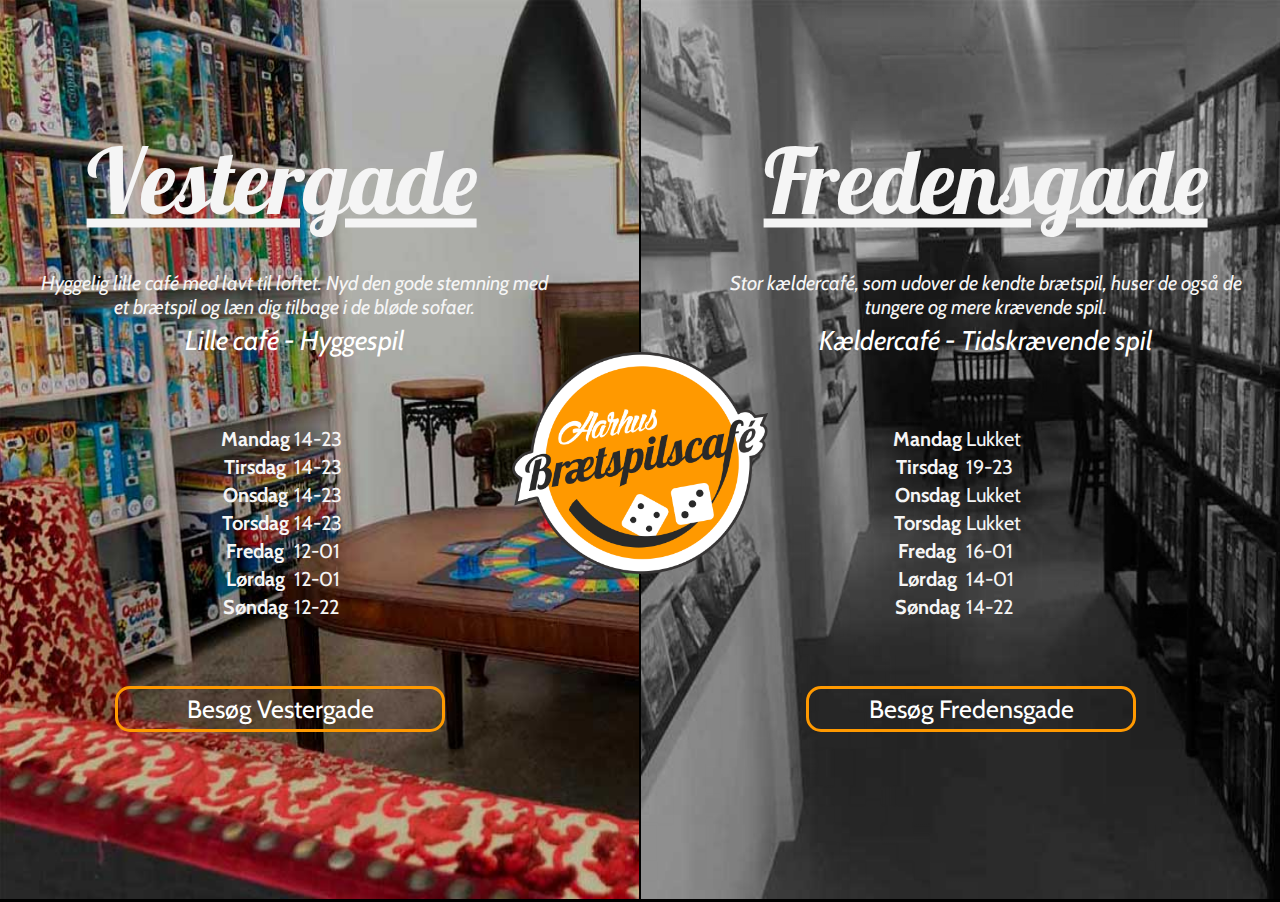
<file: index.html>
<!DOCTYPE html>
<html lang="da">

<head>
    <meta charset="utf-8">
    <meta name="viewport" content="width=device-width, initial-scale=1.0">
    <title>Aarhus Brætspilscafé - Et sted for hygge og spil </title>
    <meta name="description" content="Er du vild med brætspil? Så besøg Aarhus Brætspilscafé, vi tilbyder mere end 400 brætspil i hyggelige omgivelser, i vores to caféer på Fredensgade og Vestergade i hjertet af Aarhus.">
   <meta name="keywords" content="Aarhus, Brætspil, café, hygge, spil, venner, vestergade, fredensgade, games, snacks, mad, kaffe, øl, centrum">
    <link rel="stylesheet" href="css/styles.css">
    <link href="https://fonts.googleapis.com/css?family=Cabin" rel="stylesheet">
    <link href="https://fonts.googleapis.com/css?family=Lobster" rel="stylesheet">
    <link rel="shortcut icon" type="image/png" href="images/logo-orange.png">
</head>

<body>
    <div class="forside">
<!-- Vestergade -->
        <a href="vestergade.html"><img src="images/vestergade_forside.jpg" alt="vestergade" class="vestergade"></a>
        <a href="vestergade.html"><img src="images/vestergade_forside_web.jpg" alt="vestergade" class="vestergade-web"></a>

        <a href="vestergade.html" class="vester">Vestergade</a>
        <a href="vestergade.html" class="vesterp">
            Hyggelig lille café med lavt til loftet. Nyd den gode stemning med et brætspil og læn dig tilbage i de bløde sofaer. 
            <p class="words">Lille café - Hyggespil</p>
    </a>
        <a href="vestergade.html" class="b-vestergade"> Besøg Vestergade</a>
            <table class="abningstider-vestergade">
                <tr>
                    <th>Mandag</th>
                    <td>14-23</td>
                </tr>
                <tr>
                    <th>Tirsdag</th>
                    <td>14-23</td>
                </tr>
                <tr>
                    <th>Onsdag</th>
                    <td>14-23</td>
                </tr>
                <tr>
                    <th>Torsdag</th>
                    <td>14-23</td>
                </tr>
                <tr>
                    <th>Fredag</th>
                    <td>12-01</td>
                </tr>
                <tr>
                    <th>Lørdag</th>
                    <td>12-01</td>
                </tr>
                <tr>
                    <th>Søndag</th>
                    <td>12-22</td>
                </tr>
            </table>
            
<!-- FREDENSGADE -->            
        <img src="images/logo-orange.png" alt="logo" class="logo-forside">

        <a href="fredensgade.html"><img src="images/fredensgade_forside.jpg" alt="fredensgade" class="fredensgade"></a>
        <a href="fredensgade.html"><img src="images/fredensgade_forside_web.jpg" alt="vestergade" class="fredensgade-web"></a>

        <a href="fredensgade.html" class="fredens">Fredensgade</a>

        <a href="fredensgade.html" class="fredensp">
            Stor kældercafé, som udover de kendte brætspil, huser de også de tungere og mere krævende spil.

            <p class="words">Kældercafé - Tidskrævende spil</p>
    </a>
        <a href="fredensgade.html" class="b-fredensgade">Besøg Fredensgade</a>

        <table class="abningstider-fredensgade">
            <tr>
                <th>Mandag</th>
                <td>Lukket</td>
            </tr>
            <tr>
                <th>Tirsdag</th>
                <td>19-23</td>
            </tr>
            <tr>
                <th>Onsdag</th>
                <td>Lukket</td>
            </tr>
            <tr>
                <th>Torsdag</th>
                <td>Lukket</td>
            </tr>
            <tr>
                <th>Fredag</th>
                <td>16-01</td>
            </tr>
            <tr>
                <th>Lørdag</th>
                <td>14-01</td>
            </tr>
            <tr>
                <th>Søndag</th>
                <td>14-22</td>
            </tr>
        </table>

    </div>

</body>

</html>
</file>
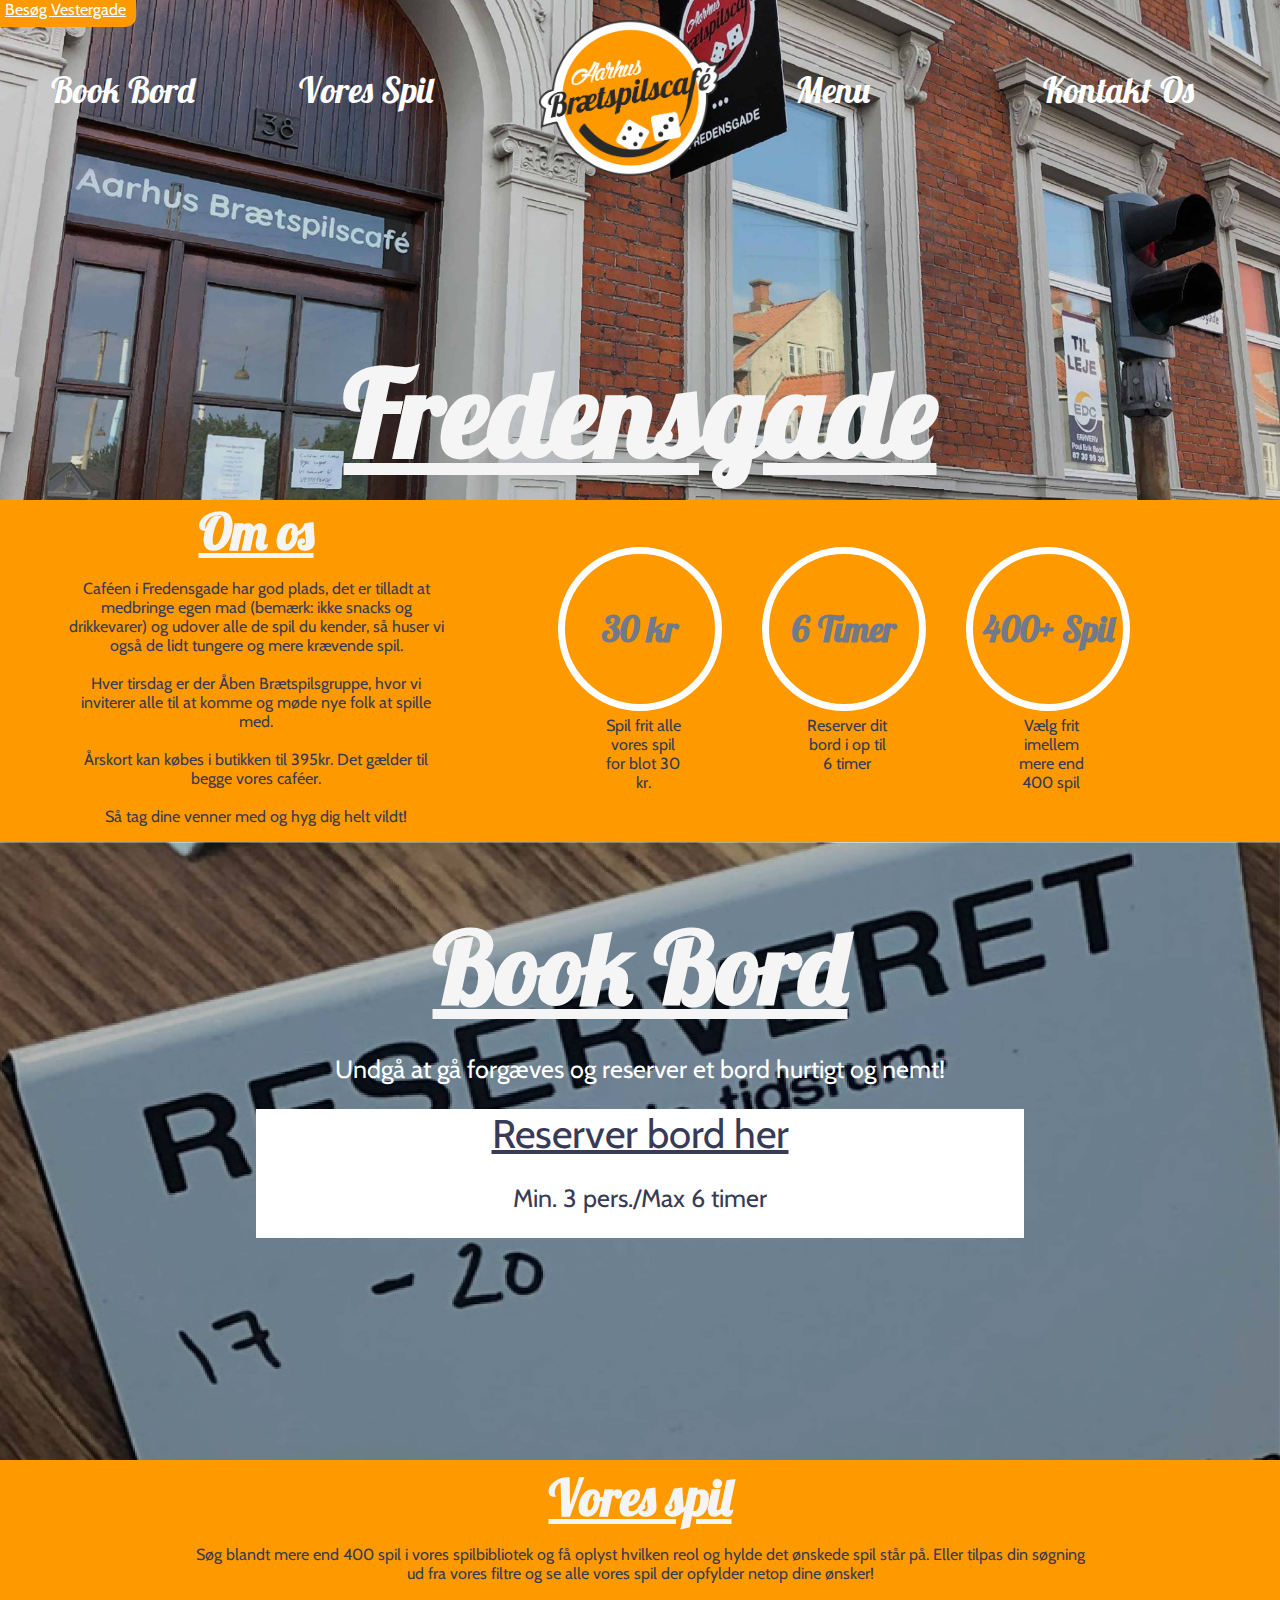
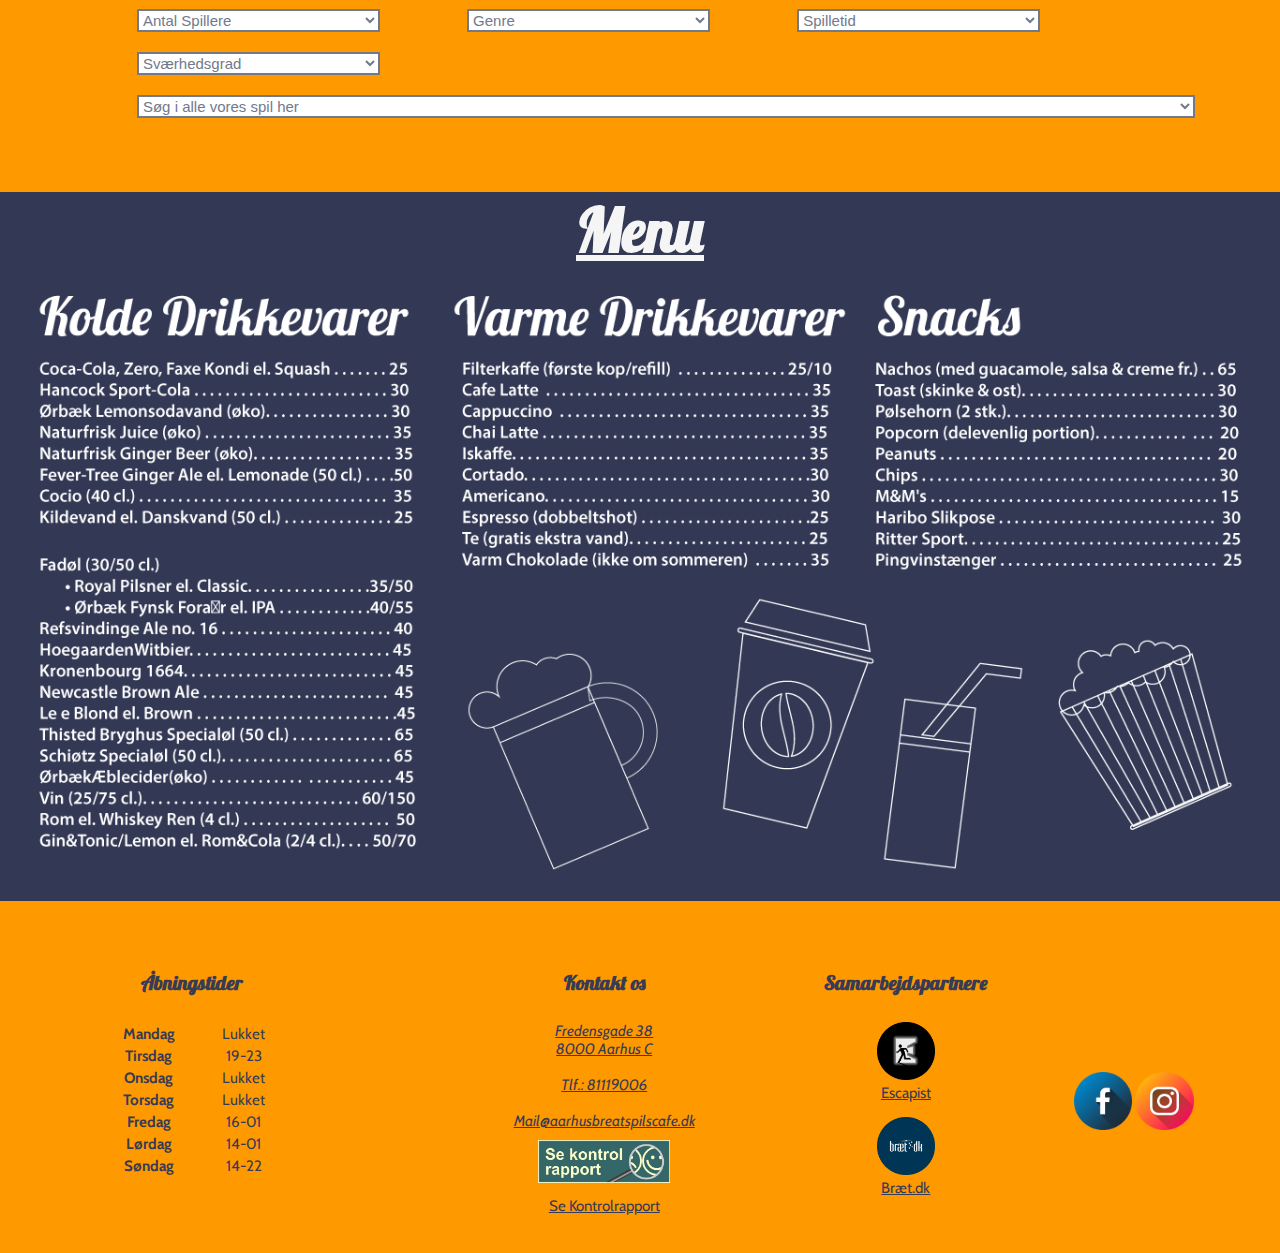
<file: fredensgade.html>
<!DOCTYPE html>
<html lang="da">

<head>
    <meta charset="utf-8">
    <meta name="viewport" content="width=device-width, initial-scale=1.0">
    <title>Aarhus Brætspilscafé - Fredensgade</title>
    <meta name="description" content="Besøg os i caféen på Fredensgade! Her har vi god plads og tid. Udover alle de spil du kender i forvejen, huser vi også de lidt tungere og mere krævende spil.">
    <meta name="keywords" content="Aarhus, Brætspil, café, hygge, spil, venner, vestergade, fredensgade, games, snacks, mad, kaffe, øl, centrum">
    <link rel="stylesheet" href="css/styles.css">
    <link href="https://fonts.googleapis.com/css?family=Cabin" rel="stylesheet">
    <link href="https://fonts.googleapis.com/css?family=Lobster" rel="stylesheet">
    <link rel="shortcut icon" type="image/png" href="images/logo-orange.png">
</head>

<body>
    <header class="header-fredensgade">

        <a href="vestergade.html" class="b-knap">Besøg Vestergade</a>

        <a href="index.html"><img src="images/logo-orange.png" alt="logo" class="logo-header"></a>

        <!-- NAVIGATIONSBAR -->
        <nav id="main-navigation" class="navigation">
            <ul>
                <li class="luk"><a href=""> X</a> </li>
                <li> <a href="#bookbord">Book Bord</a></li>
                <li><a href="#voresspil">Vores Spil</a></li>
                <li class="hide"><a href="index.html"><img src="images/logo-orange.png" alt="logo"></a></li>
                <li><a href="#menukort">Menu</a></li>
                <li><a href="#kontakt">Kontakt 
            Os</a></li>
            </ul>
        </nav>

        <a href="#main-navigation">
            <div class="burgermenu">
                <div class="bar"></div>
                <div class="bar"></div>
                <div class="bar"></div>
            </div>
        </a>
        <!-- Navigationsbar ende -->

        <h1 class="overskrift2">Fredensgade</h1>

    </header>


    <div class="fredensgade-styling">

        <section class="info">

            <div class="cirkel">
                <h4 class="fact">30 kr</h4>
                <p class="regler">Spil frit alle vores spil for blot 30 kr.</p>
            </div>


            <div class="cirkel">
                <h4 class="fact timer">6 Timer</h4>
                <p class="regler">Reserver dit bord i op til 6 timer</p>
            </div>

            <div class="cirkel">
                <h4 class="fact">400+ Spil</h4>
                <p class="regler">Vælg frit imellem mere end 400 spil</p>
            </div>

        </section>

        <section class="omos">
            <h2>Om os</h2>
            <p>Caféen i Fredensgade har god plads, det er tilladt at medbringe egen mad (bemærk: ikke snacks og drikkevarer) og udover alle de spil du kender, så huser vi også de lidt tungere og mere krævende spil. <br><br> Hver tirsdag er der Åben Brætspilsgruppe, hvor vi inviterer alle til at komme og møde nye folk at spille med. <br><br>Årskort kan købes i butikken til 395kr. Det gælder til begge vores caféer. <br><br>Så tag dine venner med og hyg dig helt vildt!</p>
        </section>

        <section class="bookbord">
            <img src="images/reserver-bord.jpg" alt="book bord" class="book">
            <div class="bord">
                <h2 id="bookbord">Book Bord</h2>
                <p class="book-beskrivelse">Undgå at gå forgæves og reserver et bord hurtigt og nemt!</p>

                <div class="reserver-knap">
                    <a href="https://book.easytablebooking.com/book/?id=68357&lang=da" class="knap">Reserver bord her</a> <br>
                    <p>Min. 3 pers./Max 6 timer</p>
                </div>
            </div>
        </section>

        <section class="vores-spil">
            <h2 id="voresspil"> Vores spil</h2>
            <p>Søg blandt mere end 400 spil i vores spilbibliotek og få oplyst hvilken reol og hylde det ønskede spil står på. Eller tilpas din søgning ud fra vores filtre og se alle vores spil der opfylder netop dine ønsker!</p>
        </section>

        <div class="spil-valg">
            <select class="spil"><option value="0">Antal Spillere</option>
            <option>2</option><option>3</option><option>4</option><option>5+</option></select>

            <select class="spil"><option value="1">Genre</option><option>Kortspil</option><option>Strategi</option><option>Quiz</option></select>

            <select class="spil"> <option value="2">Spilletid</option><option>30 min</option><option>30 min -60 min</option><option> 1 time</option>
            </select>

            <select class="spil"><option value="3">Sværhedsgrad</option><option>Nemt</option><option>Middel</option><option>Svært</option>
            </select>

            <select class="spil allespil">
        <option value="4">Søg i alle vores spil her</option><option>Agricola</option><option>Afrikas Stjerne</option>
 <option>Bezzerwizzer</option>
        <option>Hint</option><option>Klodsmajor</option>
     <option>Pandemic</option></select>
        </div>
        <h2 class="menuen" id="menukort">Menu</h2>
        <section class="menukort">
            <div class="kold">
                <h3>Kolde Drikkevarer</h3>
                <label for="toggle">&#43;</label>
                <input type="checkbox" id="toggle" />
                <div class="kolddrik">
                    <p><span class="titel">Sodavand<span class="pris">25 Kr.</span></span><br><span class="vare">
(Coca-Cola, Fanta, Faxe Kondi  mm.)</span></p>

                    <p><span class="titel">Naturfrisk Juice <span class="pris">30 Kr.</span></span><br>
                        <span class="vare">(Økologisk)</span></p>

                    <p><span class="titel">Ørbæk Æble cider <span class="pris">40 Kr.</span></span><br>
                        <span class="vare">(Økologisk)</span></p>

                    <p><span class="titel">Naturfrisk Ginger Beer <span class="pris">35 Kr.</span></span><br>
                        <span class="vare">(Økologisk)</span></p>

                    <p><span class="titel">Fever Tree <span class="pris">50 Kr.</span></span><br>
                        <span class="vare">(Ginger ale el. Lemonade)</span></p>

                    <p><span class="titel">Cocio <span class="pris">35 Kr.</span></span><br>

                        <p><span class="titel">Kildevand el. Danskvand <span class="pris">25 Kr.</span></span><br>
                            <span class="vare">(Økologisk)</span></p>

                        <p><span class="titel">Fadøl (30/50 cl.) <span class="pris">35/50 Kr.</span></span><br>
                            <span class="vare">Royal pilsner el. Classic</span></p>

                        <p><span class="titel">Special Fadøl (30/50 cl.) <span class="pris">40/55 Kr.</span></span><br>
                            <span class="vare">(Ørbæk Fynsk Forår el. IPA)</span>
                        </p>

                        <p><span class="titel">Refsvindinge no. 16 <span class="pris">40 Kr.</span></span><br>
                        </p>

                        <p><span class="titel">Kronenbourg 1664 <span class="pris">45 Kr.</span></span><br>
                        </p>

                        <p><span class="titel">Le e Blond el. Brown<span class="pris">45 Kr.</span></span><br></p>

                        <p><span class="titel">Thisted Bryghus Specialøl<span class="pris">45 Kr.</span></span><br><span class="vare">(50 cl.)</span></p>

                        <p><span class="titel">Vin (25/75 cl.)<span class="pris">60/150 Kr.</span></span><br></p>

                        <p><span class="titel">Rom eller Whiskey<span class="pris">50 Kr.</span></span><br><span class="vare">(4 cl.)</span></p>

                        <p><span class="titel">Thisted Bryghus Specialøl<span class="pris">45 Kr.</span></span><br><span class="vare">(50 cl.)</span></p>

                        <p><span class="titel">Sjus (2/4 cl.)<span class="pris">50/70 Kr.</span></span><br><span class="vare">(Gin Tonic/Lemon el. Rom og cola  )</span></p>




                </div>
            </div>
            <div class="varm">
                <h3>Varme Drikkevarer</h3>
                <label class="varm" for="toggle2">&#43;</label>
                <input type="checkbox" id="toggle2" />
                <div class="kolddrik">

                    <p><span class="titel">Filterkaffe 1.kop/Refill  <span class="pris">25/10 Kr.</span></span><br>
                    </p>

                    <p><span class="titel">Cafe Latte   <span class="pris">35 Kr.</span></span><br>
                    </p>

                    <p><span class="titel">Cappuccino<span class="pris">35 Kr.</span></span><br>

                        <p><span class="titel">Chai latte<span class="pris">35 Kr.</span></span><br>

                            <p><span class="titel">Iskaffe<span class="pris">35 Kr.</span></span><br>

                                <p><span class="titel">Cortado<span class="pris">30 Kr.</span></span><br>

                                    <p><span class="titel">Americano<span class="pris">30 Kr.</span></span><br>

                                        <p><span class="titel">Espresso<span class="pris">25 Kr.</span></span><br><span class="vare">(Dobbeltshot)</span></p>

                                        <p><span class="titel">Te<span class="pris">25 Kr.</span></span><br><span class="vare">(Gratis ekstra vand)</span></p>

                                        <p><span class="titel">Varm Chokolade<span class="pris">25 Kr.</span></span><br><span class="vare">(Ikke om sommeren)</span></p>

                </div>
            </div>



            <div class="snack">
                <h3>Snacks </h3>
                <label for="toggle3">&#43;</label>
                <input type="checkbox" id="toggle3" />
                <div class="kolddrik">

                    <p><span class="titel">Nachos<span class="pris">65 Kr.</span></span><br><span class="vare">(Med gucamole og creme fraiche )</span></p>

                    <p><span class="titel">Toast<span class="pris">30 Kr.</span></span><br><span class="vare">(Skinke og Ost)</span></p>

                    <p><span class="titel">Pølsehorn (2 stk)<span class="pris">30 Kr.</span></span><br></p>

                    <p><span class="titel">Popcorn<span class="pris">20 Kr.</span></span><br><span class="vare">(Delevenlig portion)</span></p>

                    <p><span class="titel">Peanuts<span class="pris">20 Kr.</span></span><br></p>

                    <p><span class="titel">Chips<span class="pris">30 Kr.</span></span><br></p>

                    <p><span class="titel">M&amp;M´s<span class="pris">15 Kr.</span></span><br></p>

                    <p><span class="titel">Haribo Slikpose<span class="pris">30 Kr.</span></span><br></p>

                    <p><span class="titel">Ritter sport<span class="pris">25 Kr.</span></span><br></p>

                    <p><span class="titel">Pingvinstænger<span class="pris">25 Kr.</span></span><br></p>

                </div>
            </div>
        </section>


        <picture>
            <source srcset="images/menupc.png" media="(min-width: 1024px)"><img src="images/menuipad.png" alt="menukort">
        </picture>

        <footer>
            <div class="abningstider">
                <h4>Åbningstider</h4>
                <table>
                    <tr>
                        <th>Mandag</th>
                        <td>Lukket</td>
                    </tr>
                    <tr>
                        <th>Tirsdag</th>
                        <td>19-23</td>
                    </tr>
                    <tr>
                        <th>Onsdag</th>
                        <td>Lukket</td>
                    </tr>
                    <tr>
                        <th>Torsdag</th>
                        <td>Lukket</td>
                    </tr>
                    <tr>
                        <th>Fredag</th>
                        <td>16-01</td>
                    </tr>
                    <tr>
                        <th>Lørdag</th>
                        <td>14-01</td>
                    </tr>
                    <tr>
                        <th>Søndag</th>
                        <td>14-22</td>
                    </tr>
                </table>
            </div>

            <section class="kontakt">
                <h4 id="kontakt">Kontakt os</h4>
                <address><a href="https://goo.gl/maps/gtbxtKywn7K2" target="_blank">Fredensgade 38<br> 8000 Aarhus C</a><br>
                    <br><a href="tel:+4581119006">Tlf.: 81119006</a>
                    <br><br><a href="mailto:Mail@aarhusbreatspilscafe.dk">Mail@aarhusbreatspilscafe.dk</a></address>
                <div class="kontrolrapport">
                    <a href="http://www.findsmiley.dk/734731" target="_blank"><img src="images/kontrol.jpg" alt="kontrolrapport" class="kontrol kontrolrapport"></a>
                    <br>
                    <a href="http://www.findsmiley.dk/734731" target="_blank">Se Kontrolrapport</a>
                </div>
            </section>

            <div class="partner">
                <h4>Samarbejdspartnere</h4>
                <figure>
                    <a href="https://www.escapist.dk/" target="_blank"><img src="images/escapist.png" alt="escapist"></a>
                    <figcaption><a href="https://www.escapist.dk/" target="_blank">Escapist</a></figcaption>
                </figure>
                <figure>
                    <a href="https://braet.dk/" target="_blank"><img src="images/bratdk.png" alt="brat.dk"></a>
                    <figcaption><a href="https://braet.dk/" target="_blank">Bræt.dk</a></figcaption>
                </figure>
            </div>

            <div class="socialmedia">
                <a href="https://www.facebook.com/AarhusBraetspilscafe/" target="_blank"><img src="images/facebook.png" alt="facebook" class="face"></a>

                <a href="https://www.instagram.com/aarhusbraetspilscafe/" target="_blank"><img src="images/instagram.png" alt="instagram" class="insta"></a>
            </div>
        </footer>
    </div>
</body>

</html>
</file>
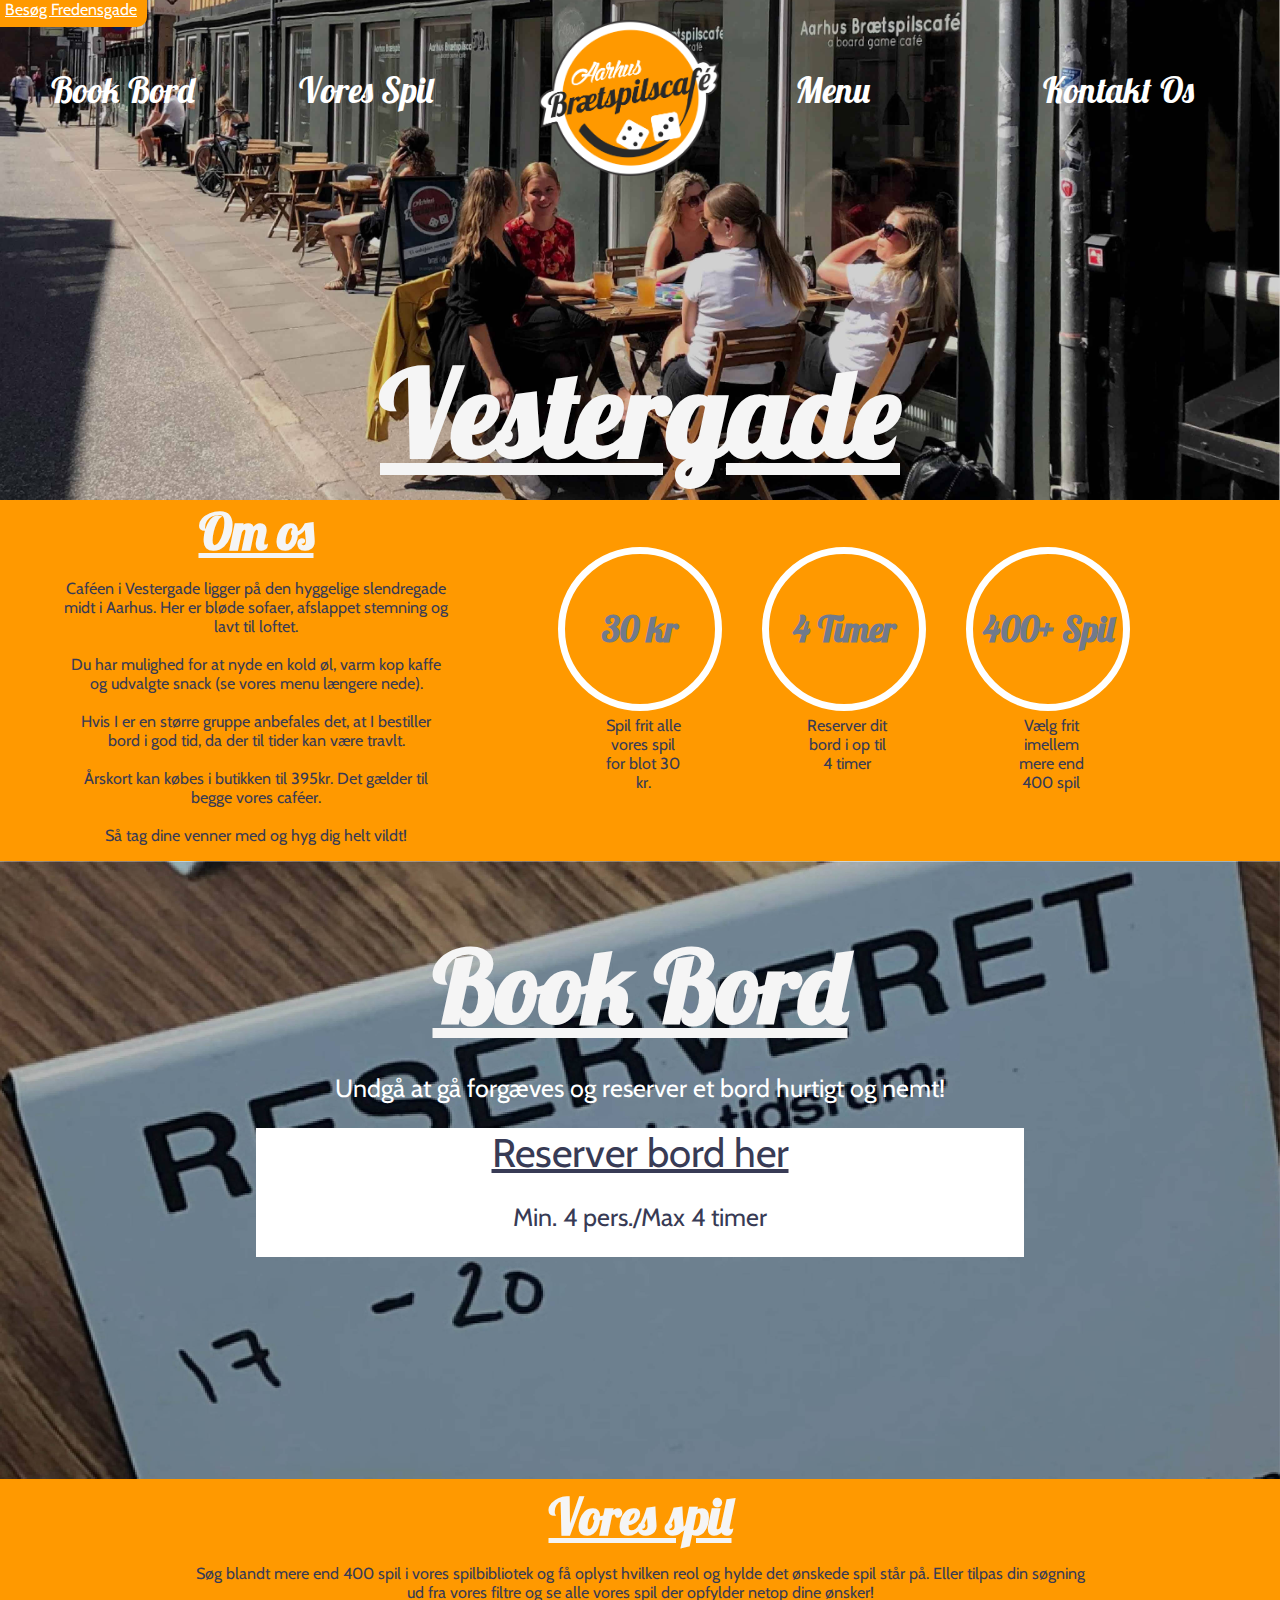
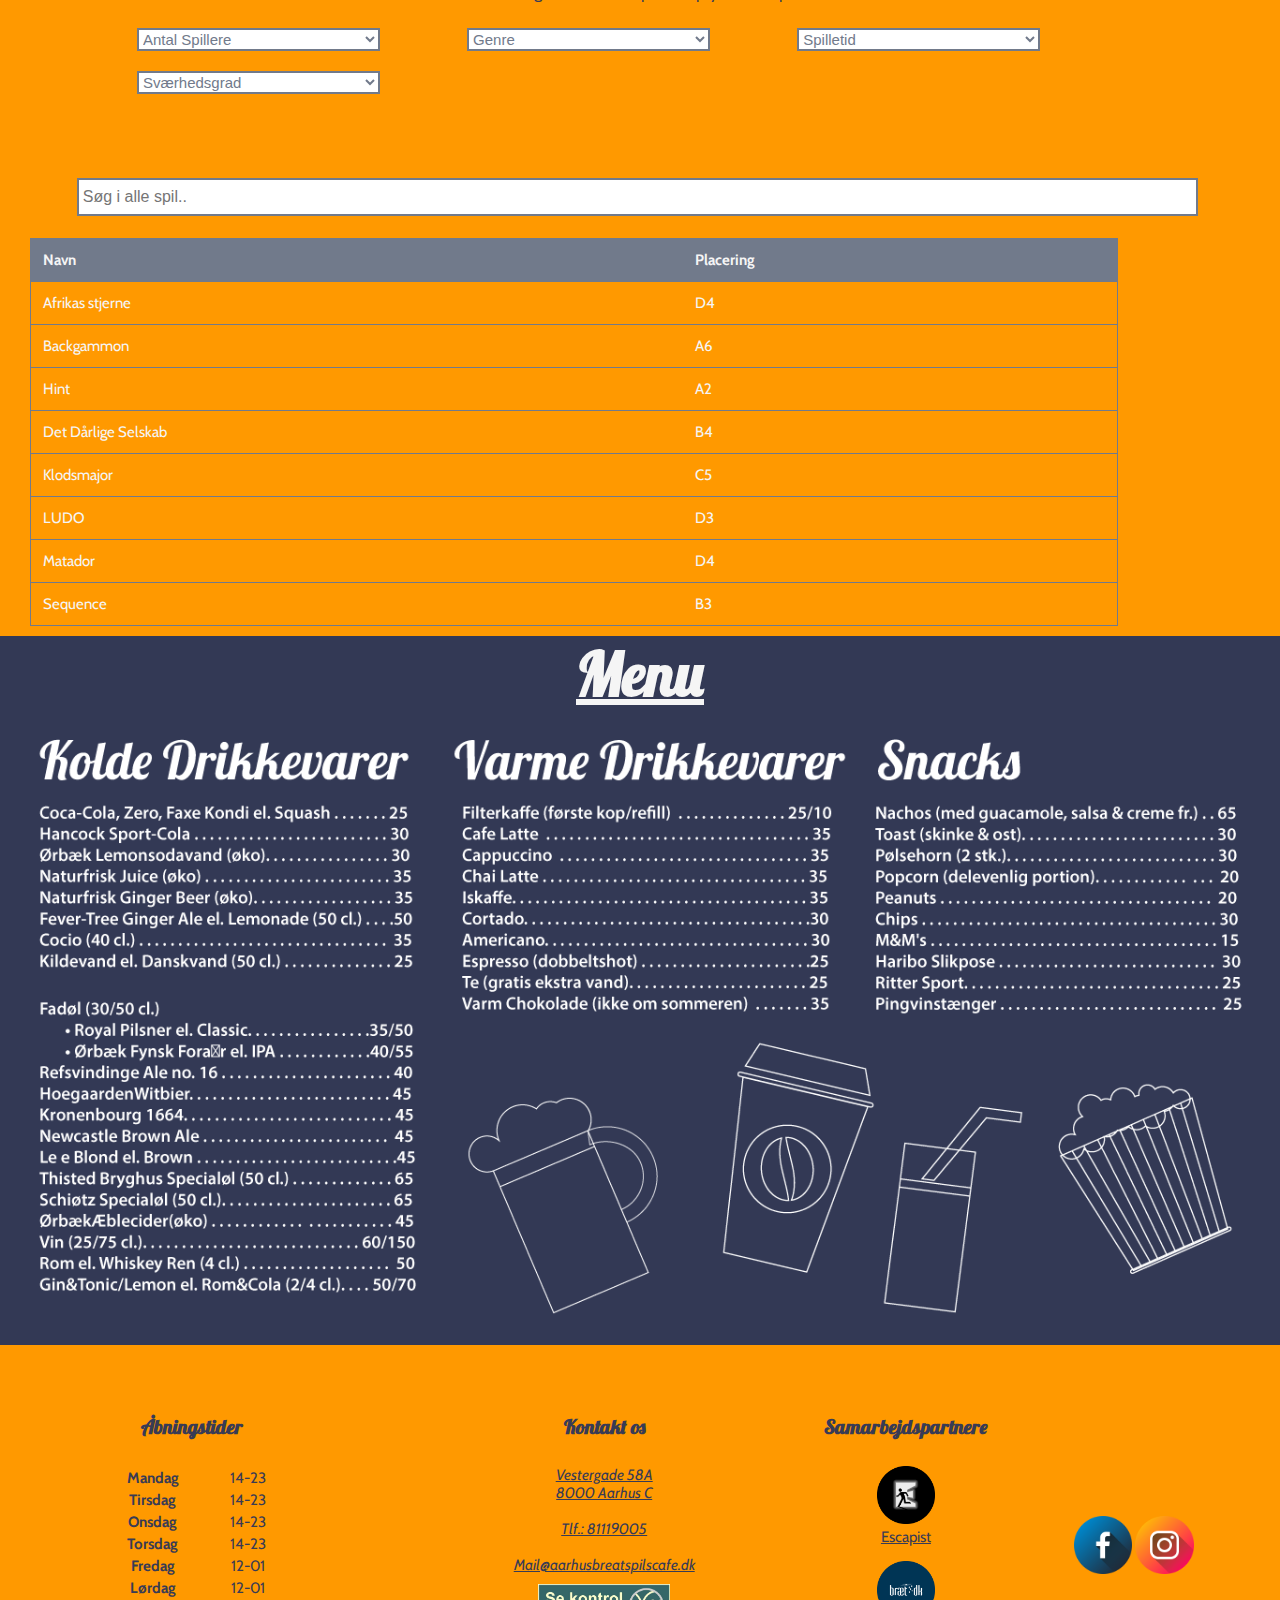
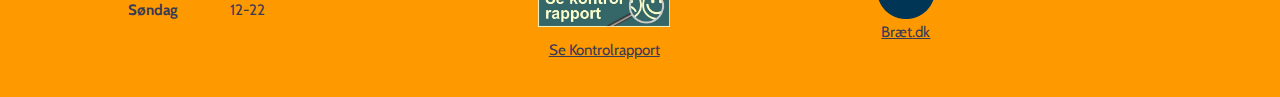
<file: vestergade.html>
<!DOCTYPE html>
<html lang="da">

<head>
    <meta charset="utf-8">
    <meta name="viewport" content="width=device-width, initial-scale=1.0">
    <title>Aarhus Brætspilscafé - Vestergade</title>
    <meta name="description" content="Besøg os i caféen på Vestergade! Her har vi bløde sofaer, god stemning og lavt til loftet. Oplagt til dates, en regnfuld dag eller en god start på byturen.">
    <meta name="keywords" content="Aarhus, Brætspil, café, hygge, spil, venner, vestergade, fredensgade, games, snacks, mad, kaffe, øl, centrum">
    <link rel="stylesheet" href="css/styles.css">
    <link href="https://fonts.googleapis.com/css?family=Cabin" rel="stylesheet">
    <link href="https://fonts.googleapis.com/css?family=Lobster" rel="stylesheet">
    <link rel="shortcut icon" type="image/png" href="images/logo-orange.png">
</head>

<body>
    <header class="header-vestergade">

        <a href="fredensgade.html" class="b-knap">Besøg Fredensgade</a>

        <a href="index.html"><img src="images/logo-orange.png" alt="logo" class="logo-header"></a>

        <!-- NAVIGATIONSBAR -->
        <nav id="main-navigation" class="navigation">
            <ul>
                <li class="luk"><a href=""> X</a> </li>
                <li> <a href="#bookbord">Book Bord</a></li>
                <li><a href="#voresspil">Vores Spil</a></li>
                <li class="hide"><a href="index.html"><img src="images/logo-orange.png" alt="logo"></a></li>
                <li><a href="#menukort">Menu</a></li>
                <li><a href="#kontakt">Kontakt 
            Os</a></li>
            </ul>
        </nav>

        <a href="#main-navigation">
            <div class="burgermenu">
                <div class="bar"></div>
                <div class="bar"></div>
                <div class="bar"></div>
            </div>
        </a>

        <!-- Navigationsbar ende -->

        <h1 class="overskrift">Vestergade</h1>

    </header>


    <div class="vestergade-styling">

        <!-- Cirkler med facts -->
        <section class="info">
            <div class="cirkel">
                <h4 class="fact">30 kr</h4>
                <p class="regler">Spil frit alle vores spil for blot 30 kr.</p>
            </div>
            <div class="cirkel">
                <h4 class="fact">4 Timer</h4>
                <p class="regler">Reserver dit bord i op til 4 timer</p>
            </div>
            <div class="cirkel">
                <h4 class="fact">400+ Spil</h4>
                <p class="regler">Vælg frit imellem mere end 400 spil</p>
            </div>
        </section>

        <section class="omos">
            <h2>Om os</h2>
            <p>Caféen i Vestergade ligger på den hyggelige slendregade midt i Aarhus. Her er bløde sofaer, afslappet stemning og lavt til loftet.<br> <br>Du har mulighed for at nyde en kold øl, varm kop kaffe og udvalgte snack (se vores menu længere nede).<br><br> Hvis I er en større gruppe anbefales det, at I bestiller bord i god tid, da der til tider kan være travlt. <br><br>Årskort kan købes i butikken til 395kr. Det gælder til begge vores caféer. <br><br> Så tag dine venner med og hyg dig helt vildt!</p>
        </section>

        <section class="bookbord">
            <img src="images/reserver-bord.jpg" alt="book bord" class="book">
            <div class="bord">
                <h2 id="bookbord">Book Bord</h2>
                <p class="book-beskrivelse">Undgå at gå forgæves og reserver et bord hurtigt og nemt!</p>

                <div class="reserver-knap">
                    <a href="https://book.easytablebooking.com/book/?id=68357&lang=da" class="knap">Reserver bord her</a> <br>
                    <p>Min. 4 pers./Max 4 timer</p>
                </div>
            </div>
        </section>

        <section class="vores-spil">
            <h2 id="voresspil"> Vores spil</h2>
            <p>Søg blandt mere end 400 spil i vores spilbibliotek og få oplyst hvilken reol og hylde det ønskede spil står på. Eller tilpas din søgning ud fra vores filtre og se alle vores spil der opfylder netop dine ønsker!</p>
        </section>

        <div class="spil-valg">
            <select class="spil"><option value="antal">Antal Spillere</option>
            <option>2</option><option>3</option><option>4</option><option>5+</option></select>

            <select class="spil"><option value="genre">Genre</option><option>Kortspil</option><option>Strategi</option><option>Quiz</option></select>

            <select class="spil"> <option value="tid">Spilletid</option><option>30 min</option><option>30-60 min</option><option> 1 time</option><option>1+ time</option>
            </select>

            <select class="spil"><option value="niveau">Sværhedsgrad</option><option>Nemt</option><option>Middel</option><option>Svært</option>
            </select>
        </div>
        
        <input type="text" id="myInput" onkeyup="myFunction()" placeholder="Søg i alle spil..">
        <table id="myTable">
  <tr class="header">
    <th style="width:60%;">Navn</th>
    <th style="width:40%;">Placering</th>
  </tr>
  <tr>
    <td>Afrikas stjerne</td>
    <td>D4</td>
  </tr>
  <tr>
    <td>Backgammon</td>
    <td>A6</td>
  </tr>
  <tr>
    <td>Hint</td>
    <td>A2</td>
  </tr>
  <tr>
    <td>Det Dårlige Selskab</td>
    <td>B4</td>
  </tr>
  <tr>
    <td>Klodsmajor</td>
    <td>C5</td>
  </tr>
  <tr>
    <td>LUDO</td>
    <td>D3</td>
  </tr>
  <tr>
    <td>Matador</td>
    <td>D4</td>
  </tr>
  <tr>
    <td>Sequence</td>
    <td>B3</td>
  </tr>
</table>
        <h2 class="menuen" id="menukort">Menu</h2>
        <section class="menukort">
            <div class="kold">
                <h3>Kolde Drikkevarer</h3>
                <label for="toggle">&#43;</label>
                <input type="checkbox" id="toggle" />
                <div class="kolddrik">
                    <p><span class="titel">Sodavand<span class="pris">25 Kr.</span></span><br><span class="vare">
(Coca-Cola, Fanta, Faxe Kondi  mm.)</span></p>

                    <p><span class="titel">Naturfrisk Juice <span class="pris">30 Kr.</span></span><br>
                        <span class="vare">(Økologisk)</span></p>

                    <p><span class="titel">Ørbæk Æble cider <span class="pris">40 Kr.</span></span><br>
                        <span class="vare">(Økologisk)</span></p>

                    <p><span class="titel">Naturfrisk Ginger Beer <span class="pris">35 Kr.</span></span><br>
                        <span class="vare">(Økologisk)</span></p>

                    <p><span class="titel">Fever Tree <span class="pris">50 Kr.</span></span><br>
                        <span class="vare">(Ginger ale el. Lemonade)</span></p>

                    <p><span class="titel">Cocio <span class="pris">35 Kr.</span></span><br>

                        <p><span class="titel">Kildevand el. Danskvand <span class="pris">25 Kr.</span></span><br>
                            <span class="vare">(Økologisk)</span></p>

                        <p><span class="titel">Fadøl (30/50 cl.) <span class="pris">35/50 Kr.</span></span><br>
                            <span class="vare">Royal pilsner el. Classic</span></p>

                        <p><span class="titel">Special Fadøl (30/50 cl.) <span class="pris">40/55 Kr.</span></span><br>
                            <span class="vare">(Ørbæk Fynsk Forår el. IPA)</span>
                        </p>

                        <p><span class="titel">Refsvindinge no. 16 <span class="pris">40 Kr.</span></span><br>
                        </p>

                        <p><span class="titel">Kronenbourg 1664 <span class="pris">45 Kr.</span></span><br>
                        </p>

                        <p><span class="titel">Le e Blond el. Brown<span class="pris">45 Kr.</span></span><br></p>

                        <p><span class="titel">Thisted Bryghus Specialøl<span class="pris">45 Kr.</span></span><br><span class="vare">(50 cl.)</span></p>

                        <p><span class="titel">Vin (25/75 cl.)<span class="pris">60/150 Kr.</span></span><br></p>

                        <p><span class="titel">Rom eller Whiskey<span class="pris">50 Kr.</span></span><br><span class="vare">(4 cl.)</span></p>

                        <p><span class="titel">Thisted Bryghus Specialøl<span class="pris">45 Kr.</span></span><br><span class="vare">(50 cl.)</span></p>

                        <p><span class="titel">Sjus (2/4 cl.)<span class="pris">50/70 Kr.</span></span><br><span class="vare">(Gin Tonic/Lemon el. Rom og cola  )</span></p>
                </div>
            </div>
            <div class="varm">
                <h3>Varme Drikkevarer</h3>
                <label class="varm" for="toggle2">&#43;</label>
                <input type="checkbox" id="toggle2" />
                <div class="kolddrik">

                    <p><span class="titel">Filterkaffe 1.kop/Refill  <span class="pris">25/10 Kr.</span></span><br>
                    </p>

                    <p><span class="titel">Cafe Latte   <span class="pris">35 Kr.</span></span><br>
                    </p>

                    <p><span class="titel">Cappuccino<span class="pris">35 Kr.</span></span><br>

                        <p><span class="titel">Chai latte<span class="pris">35 Kr.</span></span><br>

                            <p><span class="titel">Iskaffe<span class="pris">35 Kr.</span></span><br>

                                <p><span class="titel">Cortado<span class="pris">30 Kr.</span></span><br>

                                    <p><span class="titel">Americano<span class="pris">30 Kr.</span></span><br>

                                        <p><span class="titel">Espresso<span class="pris">25 Kr.</span></span><br><span class="vare">(Dobbeltshot)</span></p>

                                        <p><span class="titel">Te<span class="pris">25 Kr.</span></span><br><span class="vare">(Gratis ekstra vand)</span></p>

                                        <p><span class="titel">Varm Chokolade<span class="pris">25 Kr.</span></span><br><span class="vare">(Ikke om sommeren)</span></p>

                </div>
            </div>



            <div class="snack">
                <h3>Snacks </h3>
                <label for="toggle3">&#43;</label>
                <input type="checkbox" id="toggle3" />
                <div class="kolddrik">

                    <p><span class="titel">Nachos<span class="pris">65 Kr.</span></span><br><span class="vare">(Med gucamole og creme fraiche )</span></p>

                    <p><span class="titel">Toast<span class="pris">30 Kr.</span></span><br><span class="vare">(Skinke og Ost)</span></p>

                    <p><span class="titel">Pølsehorn (2 stk)<span class="pris">30 Kr.</span></span><br></p>

                    <p><span class="titel">Popcorn<span class="pris">20 Kr.</span></span><br><span class="vare">(Delevenlig portion)</span></p>

                    <p><span class="titel">Peanuts<span class="pris">20 Kr.</span></span><br></p>

                    <p><span class="titel">Chips<span class="pris">30 Kr.</span></span><br></p>

                    <p><span class="titel">M&amp;M´s<span class="pris">15 Kr.</span></span><br></p>

                    <p><span class="titel">Haribo Slikpose<span class="pris">30 Kr.</span></span><br></p>

                    <p><span class="titel">Ritter sport<span class="pris">25 Kr.</span></span><br></p>

                    <p><span class="titel">Pingvinstænger<span class="pris">25 Kr.</span></span><br></p>

                </div>
            </div>
        </section>


        <picture>
            <source srcset="images/menupc.png" media="(min-width: 1024px)"><img src="images/menuipad.png" alt="menukort">
        </picture>

       
        <footer>
            <div class="abningstider">
                <h4>Åbningstider</h4>
                <table>
                    <tr>
                        <th>Mandag</th>
                        <td>14-23</td>
                    </tr>
                    <tr>
                        <th>Tirsdag</th>
                        <td>14-23</td>
                    </tr>
                    <tr>
                        <th>Onsdag</th>
                        <td>14-23</td>
                    </tr>
                    <tr>
                        <th>Torsdag</th>
                        <td>14-23</td>
                    </tr>
                    <tr>
                        <th>Fredag</th>
                        <td>12-01</td>
                    </tr>
                    <tr>
                        <th>Lørdag</th>
                        <td>12-01</td>
                    </tr>
                    <tr>
                        <th>Søndag</th>
                        <td>12-22</td>
                    </tr>

                </table>
            </div>

            <section class="kontakt">
                <h4 id="kontakt">Kontakt os</h4>
                <address><a href="https://goo.gl/maps/miGcbG8yT8S2" target="_blank">Vestergade 58A <br> 8000 Aarhus C </a><br>
                    <br><a href="tel:+4581119005">Tlf.: 81119005</a>
                    <br><br><a href="mailto:Mail@aarhusbreatspilscafe.dk">Mail@aarhusbreatspilscafe.dk</a></address>
                <div class="kontrolrapport">
                    <a href="http://www.findsmiley.dk/577364" target="_blank"><img src="images/kontrol.jpg" alt="kontrolrapport" class="kontrol kontrolrapport"></a>
                    <br>
                    <a href="http://www.findsmiley.dk/577364" target="_blank">Se Kontrolrapport</a>
                </div>
            </section>

            <div class="partner">
                <h4>Samarbejdspartnere</h4>
                <figure>
                    <a href="https://www.escapist.dk/" target="_blank"><img src="images/escapist.png" alt="escapist"></a>
                    <figcaption><a href="https://www.escapist.dk/" target="_blank">Escapist</a></figcaption>
                </figure>
                <figure>
                    <a href="https://braet.dk/" target="_blank"><img src="images/bratdk.png" alt="brat.dk"></a>
                    <figcaption><a href="https://braet.dk/" target="_blank">Bræt.dk</a></figcaption>
                </figure>
            </div>

            <div class="socialmedia">
                <a href="https://www.facebook.com/AarhusBraetspilscafe/" target="_blank"><img src="images/facebook.png" alt="facebook" class="face"></a>

                <a href="https://www.instagram.com/aarhusbraetspilscafe/" target="_blank"><img src="images/instagram.png" alt="instagram" class="insta"></a>
            </div>
        </footer>
    </div>
</body>
<script>
function myFunction() {
  var input, filter, table, tr, td, i;
  input = document.getElementById("myInput");
  filter = input.value.toUpperCase();
  table = document.getElementById("myTable");
  tr = table.getElementsByTagName("tr");
  for (i = 0; i < tr.length; i++) {
    td = tr[i].getElementsByTagName("td")[0];
    if (td) {
      if (td.innerHTML.toUpperCase().indexOf(filter) > -1) {
        tr[i].style.display = "";
      } else {
        tr[i].style.display = "none";
      }
    }       
  }
}
</script>
</html>
</file>
<file: css/styles.css>
/*GOBAL*/

body {
    box-sizing: border-box;
    margin: 0;
    font-family: 'cabin', sans-serif;
    color: whitesmoke;
}

h1,
h2,
h3,
h4 {
    font-family: 'lobster', 'cursive';
    color: whitesmoke;
}

/*FOSIDE STYLING*/

/* Regler for hele forsiden */

.forside {
    position: relative;
    background-color: black;
}

/* logo placering */

.logo-forside {
    position: absolute;
    max-width: 25%;
    top: 45%;
    left: 37.5%;
    z-index: 1;
}

/* overskrifter */
.vester,
.fredens {
    font-family: 'lobster', 'cursive';
    color: whitesmoke;
    font-size: 60px;
    text-decoration: underline;
    text-align: center;
    position: absolute;
    left: 50%;
    transform: translate(-50%, -50%);
}

.vester {
    top: 10%;
}

.fredens {
    top: 65%;
}

/*beskrivelse af caféerne */
.vesterp,
.fredensp {
    font-size: 15px;
    color: whitesmoke;
    text-decoration: none;
    position: absolute;
    font-style: italic;
    text-align: center;
    left: 5%;
    right: 5%;
}

.vesterp {
    top: 18%;
}

.fredensp {
    top: 72%;
}
.words {
    color: white;
    font-size: 27px;
    margin-top: 5px;
}

/* billeder */
.vestergade,
.fredensgade {
    width: 100%;
    height: auto;
    position: relative;
    margin: -1px;
    height: 50vh;
}

/* besøg knapper */

.b-vestergade,
.b-fredensgade {
    color: white;
    border: 3px solid #ff9900;
    border-radius: 15px;
    padding: 5px 2px;
    text-decoration: none;
    max-width: 40%;
    position: absolute;
    text-align: center;
    left: 30%;
    right: 30%;
    font-size: 18px;
}

.b-vestergade {
    top: 35%;
}

.b-fredensgade {
    top: 90% ;
}

/*åbningstider */
.abningstider-vestergade,
.abningstider-fredensgade {
    display: none;
}

/* laptop forsidebilleder */
.vestergade-web,
.fredensgade-web {
    display: none;
}

/* CAFÈ STYLING */

/* Global sidestyling */
.vestergade-styling,
.fredensgade-styling {
    background-color: #ff9900;
}

h2 {
    text-decoration: underline;
    text-align: center;
    font-size: 50px;
    margin: 0;
}

p {
    color: #383b55;
}

/* HEADER */

/* baggrundsbillede */

header {
    margin-top: -7px;
    background-size: cover;
    height: 500px;
    position: relative;
}

.header-vestergade {
    background-image: url(../images/vestergade-header.jpg);
    background-position: center;
}

.header-fredensgade {
    background-image: url(../images/fredensgade-header.jpg);
    background-position: left;
}

.logo-header {
    width: 30%;
    position: absolute;
    top: 35px;
    left: 35%;
}

/* besøg den anden café knap */
.b-knap {
    position: absolute;
    color: white;
    background-color: #ff9900;
    top: 0px;
    left: 0px;
    z-index: 1;
    border-bottom-right-radius: 10px;
    padding: 0 10px 8px 5px;
}

/* Vestergade */
.overskrift {
    font-size: 70px;
    text-decoration: underline;
    position: absolute;
    text-align: center;
    bottom: 0;
    width: 100%;
    margin-bottom: 1%;
}

/* Fredensgade */
.overskrift2 {
    font-size: 62px;
    text-decoration: underline;
    position: absolute;
    text-align: center;
    bottom: 0;
    width: 100%;
    margin-bottom: 1%;
}

/* NAVIGATIONSBAR*/
@media (max-width: 767px) {
    .navigation {
        width: 0;
        overflow: hidden;
        position: fixed;
        height: 100%;
        z-index: 1;
        transition: width 0.3s ease;
    }

    #main-navigation:target {
        width: 100%;
        font-size: 22px;
        font-family: lobster;
    }

    .hide {
        display: none;
    }

    li {
        background-color: #ff9900;
        color: #383b55;
        margin: 0;
        text-align: center;
        padding: 3%;
        text-decoration: none;
        border-bottom: 1px solid white;
    }

    ul {
        list-style: none;
        text-decoration: none;
        padding: 0;
        margin: 0;
    }

    .bar {
        width: 35px;
        height: 5px;
        background-color: #ff9900;
        margin: 6px 0px 0 0;
        top: 10px;
        position: relative;
        left: 90%;
    }

    a {
        text-decoration: none;
        color: white;
    }

    .luk {
        text-align: right;
        font-size: 28px;
        padding: 2%;
        border-bottom: none;
        margin-bottom: -55px;
    }
}

/* info cirkler */
.info {
    display: flex;
    justify-content: center;
}

.fact {
    border: 7px solid white;
    border-radius: 50%;
    height: 80px;
    width: 80px;
    text-align: center;
    vertical-align: middle;
    line-height: 80px;
    font-size: 17px;
    color: #717a8b;
    margin-bottom: 0;
    margin-right: 10px;
}

.regler {
    width: 80px;
    text-align: center;
    margin-top: 5px;
    margin-left: 10px;
}

/* om os section */
.omos {
    text-align: center;
    width: 100%;
}

/*Reserver bord*/
.bookbord {
    position: relative;
}

.book {
    width: 100%;
    text-align: center;
}

.bord {
    top: 2%;
    position: absolute;
    text-align: center;
    width: 100%;
}

.bord h2 {
    font-size: 40px;
}

.bord p {
    width: 100%;
    font-size: 14px;
}

.reserver-knap {
    position: absolute;
    left: 20%;
    width: 60%;
    background: white;
    color: #383b55;
}

.reserver-knap a {
    text-decoration: underline;
    font-size: 22px;
}

.book-beskrivelse{
        color: white;
        text-align: center;
}

/* Vores spil */
.spil-reol {
    width: 100%;
    margin-bottom: 0;
}
.vores-spil {
    text-align: center;
    margin-top: 2%;
    margin-left: 6px;
    margin: 2px 6px 2px 6px;
}

/* spilgenerator */
.spil, input {
    width: 40%;
    margin: 10px 10px 10px 6%;
    border: 2px solid #717a8b;
    background: white;
    font-size: 15px;
    color: #717a8b;
}

/* søg spil */
#myInput {
    width: 87%; /* Full-width */
    font-size: 16px; /* Increase font-size */
    padding: 8px 0 8px 4px; /* Add some padding */
    margin-bottom: 12px; /* Add some space below the input */
}

#myTable {
  border-collapse: collapse;
  width: 85%;
  border: 1px solid #717a8b;
  font-size: 15px;
    margin: 10px 10px 10px 30px;
}

#myTable th, #myTable td {
  text-align: left;
  padding: 12px;
}

#myTable tr {
  border-bottom: 1px solid #717a8b;
}

#myTable tr.header, #myTable tr:hover {
  background-color: #717a8b;
}

/* Menukort */
#toggle,
#toggle2,
#toggle3 {
    display: none;
}

.menuen {
    width: 100%;
    background-color: #333955;
    text-align: center;
    text-decoration: underline;
}

h3 {
    background: #333955;
    padding: 3%;
    margin: 0;
    border-bottom: 2px solid white;
    color: white;
    font-family: lobster;
    font-size: 30px;
}

label {
    font-size: 35px;
    z-index: 1;
    float: right;
    position: relative;
    top: -55px;
    right: 20px;
    clear: both;
    color: #ff9900;
}

.kolddrik {
    text-align: left;
    font-size: 23px;
    width: 100%;
    background-color: #ff9900;
    display: block;
}

.kolddrik p {
    color: white;
    display: none;
    padding: 3%;
    margin: 0%;
    max-width: 90%;
}

#toggle:checked + .kolddrik p {
    display: block;
}

#toggle2:checked + .kolddrik p {
    display: block;
}

#toggle3:checked + .kolddrik p {
    display: block;
}

.vare {
    font-size: 18px;
}

.pris {
    float: right;

}

picture {
    display: none;
}

/*Footer */
footer {
    text-align: center;
    color: #383b55;
}

footer h4 {
    color: #383b55;
}

table {
    width: 50%;
    margin-left: 25%;
}


.kontrol {
    width: 30%;
    margin: 10px;
}

a {
    color: #383b55;
    text-decoration: underline;
}

.socialmedia {
    margin-top: 8%;
}

.insta,
.face {
    width: 10%;
}

.partner {
    display: none;
}

/*TABLET*/
@media (min-width: 768px) {
    /*FORSIDE*/
    .vester,
    .fredens {
        font-size: 100px;
    }

    .vesterp,
    .fredensp {
        font-size: 26px;
        left: 5%;
        right: 5%;
        text-align: center;
    }

    .vesterp {
        top: 18%;
    }

    .fredensp {
        top: 75%;
    }

    .b-vestergade,
    .b-fredensgade {
        text-align: center;
        left: 30%;
        font-size: 36px;
    }

    .b-vestergade {
        top: 30%;
    }

    .b-fredensgade {
        top: 87%;
    }
    
    .logo-forside {
        position: absolute;
        top: 39%;
        max-height: 220px;
        max-width: 220px;
    }
    
    /* NAVIGATIONSBAR */
    .luk {
        display: none;
    }

    li {
        list-style: none;
    }

    ul a {
        text-decoration: none;
        float: left;
        width: 15%;
        display: inline-block;
        margin: 6% 2.5% 0%;
        font-family: lobster;
        font-size: 27px;
        white-space: nowrap;
        position: relative;
        right: 20px;
        color: white;
    }

    ul img {
        width: 140px;
        position: relative;
        top: -40px;
        margin: 1%;
        right: 20px;
    }

    /* HEADER */
    header {
        margin-top: -16px;
    }
    
    .logo-header {
        display: none;
    }

    .overskrift, .overskrift2 {
        font-size: 100px;
    }
    
    /* info cirkler*/
    .fact {
        font-size: 35px;
        height: 150px;
        width: 150px;
        line-height: 150px;
        margin-right: 40px;
    }

    .regler {
        margin-left: 45px;
    }

    /* om os */
    .omos {
        width: 80%;
        margin-left: 10%;
    }

    /* Book bord */
    .bord {
        top: 10%;
        color: white;
    }

    .bord h2 {
        font-size: 90px;
    }
    
    .reserver-knap a {
        font-size: 40px;
    }
        
    .reserver-regler {
        color: #383b55;
    }
    
    .bord p {
    font-size: 22px;
}

    /*spilibliotek*/
    .spil-reol {
        width: 80%;
        margin-left: 12%;
    }
    .vores-spil {
        width: 50%;
        margin-left: 25%;
    }

    .spil-valg {
        margin-left: 15%;
        margin-bottom: 5%;
    }
    
    .allespil {
        width: 83%;
    }

    /* Menukort */
    .menukort {
        display: none;
    }

    picture {
        display: inline;
    }

    picture img {
        width: 100%;
        margin: 0;
    }

    .menuen {
        font-size: 50px
    }
    
    .vestergade-bar {
        width: 80%;
        margin-left: 12%;
    }
    /*footer */
    footer {
        display: flex;
        font-size: 15px;
        padding: 3% 0 3% 0;

    }

    h4 {
        font-size: 20px;
    }

    .abningstider {
        min-width: 30%;
    }

    .kontrol {
        width: 30%;
    }

    .partner,
    img {
        width: 70%;
        display: inline-block;
    }

    .insta,
    .face {
        width: 20%;
    }

    .socialmedia {
        width: 100%;
        display: inline-block;
        margin-top: 25%;
    }

}

/*LAPTOP*/
@media (min-width: 1024px) {
    .vestergade,
    .fredensgade {
        display: none;
    }

    .vestergade-web,
    .fredensgade-web {
        display: inline-block;
        width: 50%;
        height: 100vh;
        margin: -1px;
        filter: grayscale(100%);
    }

    .vestergade-web:hover,
    .fredensgade-web:hover {
        filter: none;
        transition: filter .5s ease-in-out;
    }

    .logo-forside {
        width: 20%;
        left: 40%;
        max-width: none;
        max-height: none;
    }

    .vester,
    .fredens {
        font-size: 90px;
        top: 20%;
    }

    .vester {
        left: 22%;
    }

    .fredens {
        left: 77%;
    }

    .vesterp,
    .fredensp {
        top: 30%;
        font-size: 20px;
        width: 40%;
    }

    .vesterp {
        left: 3%;
    }
    .fredensp {
        left: 57%;
    }

    .b-vestergade,
    .b-fredensgade {
        width: 25%;
        font-size: 25px;
        top: 76%;
    }

    .b-vestergade {
        left: 9%
    }

    .b-fredensgade {
        left: 63%
    }

    .abningstider-vestergade,
    .abningstider-fredensgade {
        display: block;
        position: absolute;
        font-size: 20px;
        top: 58%;
        transform: translate(-50%, -50%);
    }
    
    .abningstider-vestergade {
        left: 17%;
    }
    
    .abningstider-fredensgade {
        width: 15%;
        right: 8%;
    }

    /*NAVIGATIONSBAR */
    ul img {
        width: 180px;
        position: relative;
        top: -50px;
        margin: 1%;
        right: 10px;
    }

    ul a {
        font-size: 35px;
        margin-top: 5.5%;
    }

    /*oversrkift */
    .overskrift, .overskrift2 {
        font-size: 120px;
    }

    /*cirkler */
    .info {
        width: 65%;
        position: absolute;
        left: 35%;
    }

    /* om os */
    .omos {
        width: 30%;
        margin-left: 5%;
        min-height: 300px;
    }

    /* Reservering */
    .bord h2 {
        font-size: 100px;
    }

    .bord p {
        font-size: 25px;
    }
    
    /*SPILBIBLIOTEK*/
    .vores-spil {
        width: 70%;
        margin-left: 15%;
    }

    .spil-valg {
        margin-left: 5%;
    }
    .spil {
        width: 20%;
    }
    .allespil {
        width: 87%;
    }

    /* menukort */
    .menuen {
        font-size: 60px;
    }
    
    /*footer*/
    .partner {
        width: 20%;
    }
    .socialmedia {
        width: 45%;
        margin-top: 10%;
    }
}
</file>
